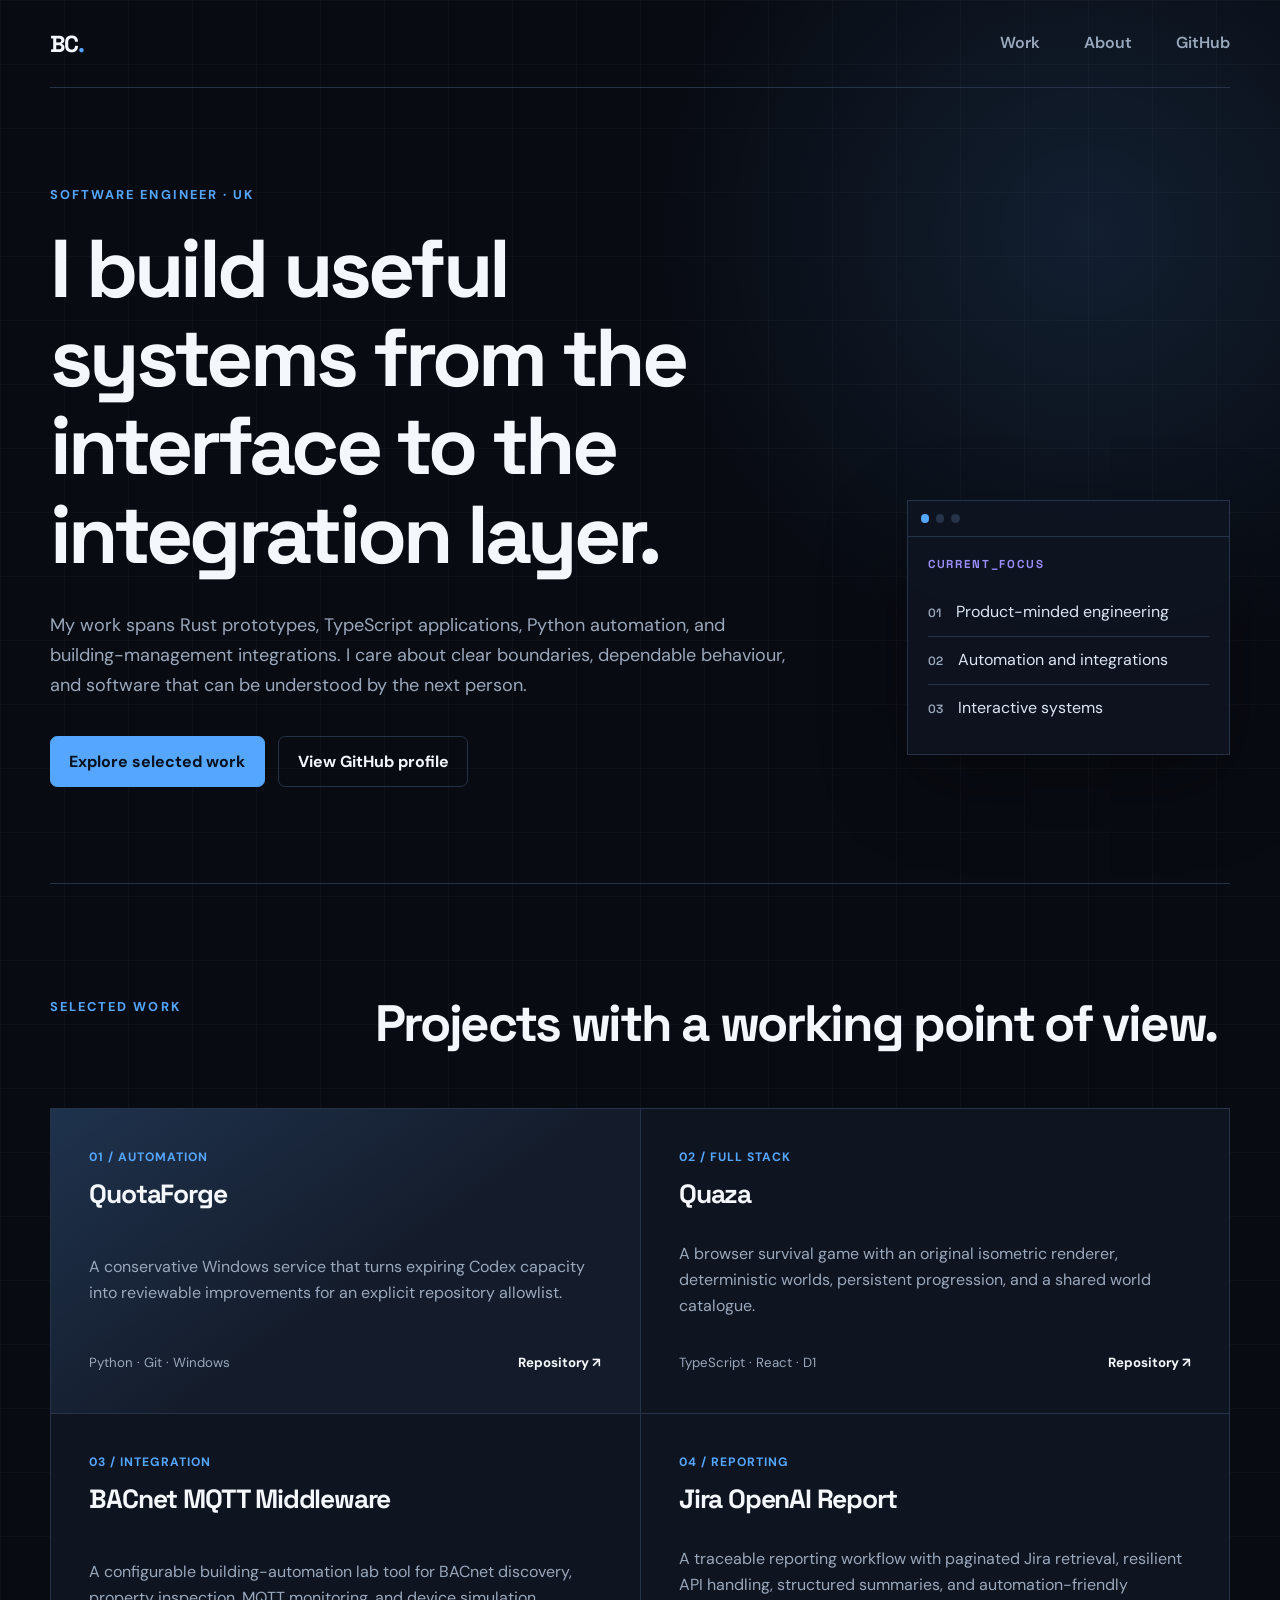
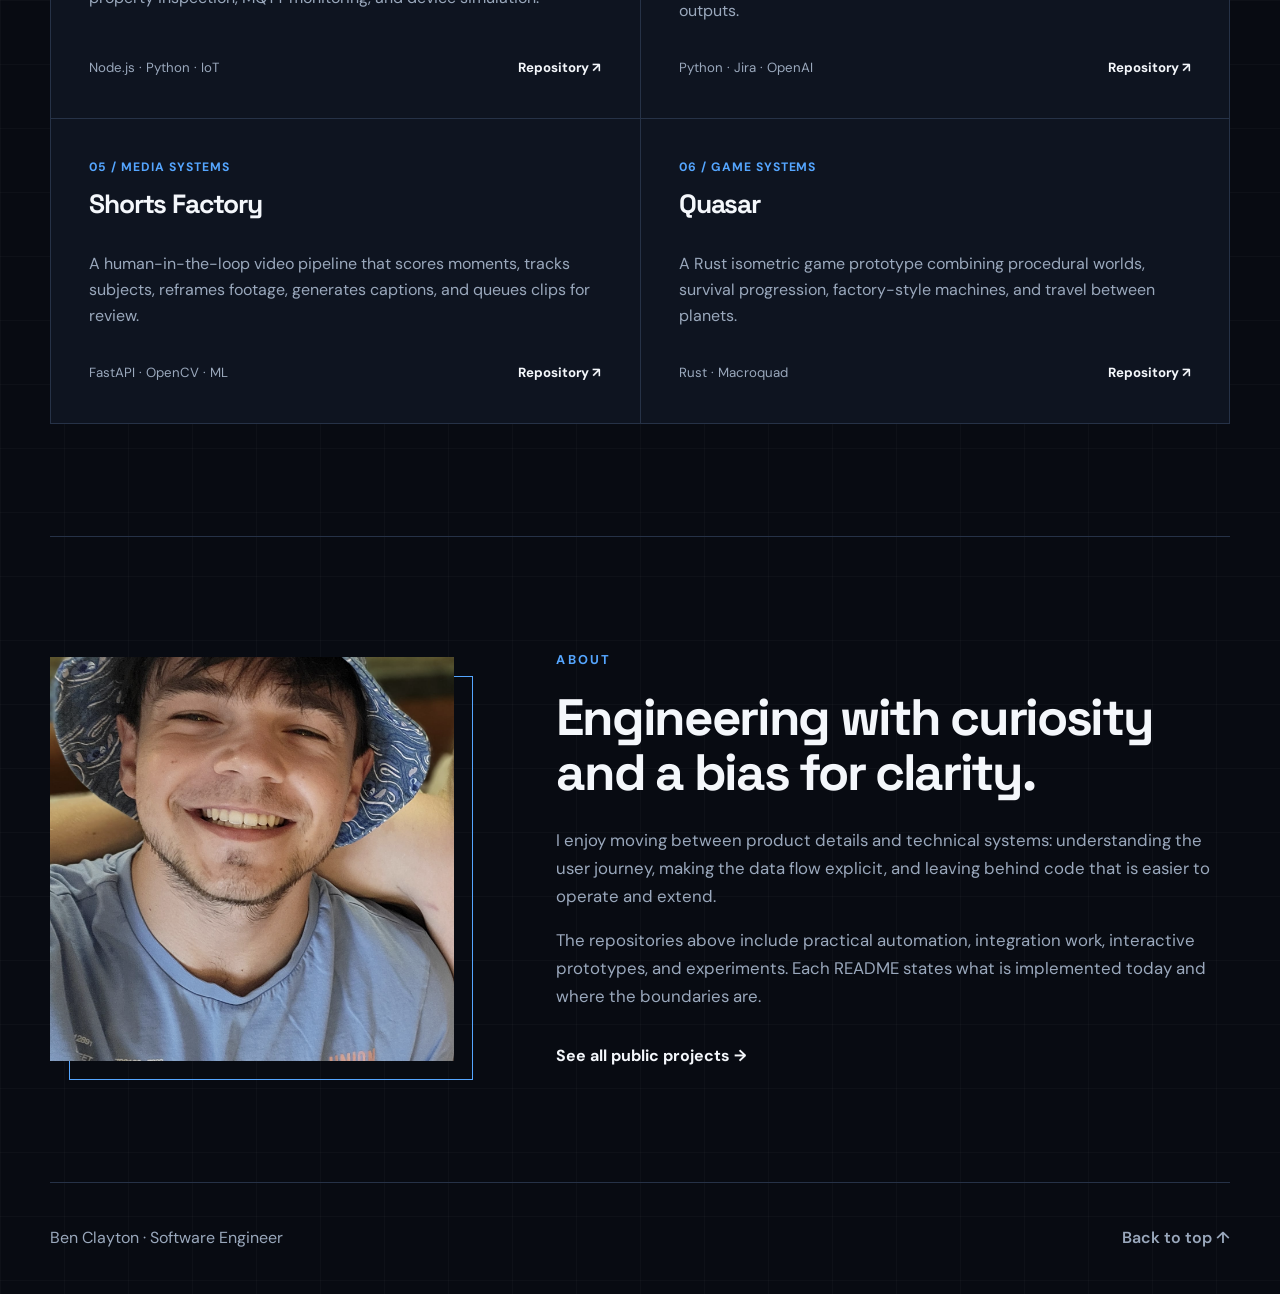
<file: index.html>
<!doctype html>
<html lang="en">
  <head>
    <meta charset="utf-8">
    <meta name="viewport" content="width=device-width, initial-scale=1">
    <meta name="description" content="Ben Clayton — software engineer building reliable tools, integrations, and interactive systems.">
    <title>Ben Clayton | Software Engineer</title>
    <link rel="preconnect" href="https://fonts.googleapis.com">
    <link rel="preconnect" href="https://fonts.gstatic.com" crossorigin>
    <link href="https://fonts.googleapis.com/css2?family=DM+Sans:wght@400;500;600;700&family=Space+Grotesk:wght@500;600;700&display=swap" rel="stylesheet">
    <link rel="stylesheet" href="global.css">
  </head>
  <body>
    <header class="site-header">
      <a class="brand" href="#top" aria-label="Ben Clayton, home">BC<span>.</span></a>
      <nav aria-label="Primary navigation">
        <a href="#work">Work</a>
        <a href="#about">About</a>
        <a href="https://github.com/BenMClayton">GitHub</a>
      </nav>
    </header>

    <main id="top">
      <section class="hero" aria-labelledby="hero-title">
        <div class="hero-copy">
          <p class="eyebrow">Software engineer · UK</p>
          <h1 id="hero-title">I build useful systems from the interface to the integration layer.</h1>
          <p class="intro">My work spans Rust prototypes, TypeScript applications, Python automation, and building-management integrations. I care about clear boundaries, dependable behaviour, and software that can be understood by the next person.</p>
          <div class="hero-actions">
            <a class="button button-primary" href="#work">Explore selected work</a>
            <a class="button button-secondary" href="https://github.com/BenMClayton">View GitHub profile</a>
          </div>
        </div>
        <div class="signal-card" aria-label="Current technical focus">
          <div class="signal-header"><span></span><span></span><span></span></div>
          <p class="signal-label">CURRENT_FOCUS</p>
          <ul>
            <li><span>01</span> Product-minded engineering</li>
            <li><span>02</span> Automation and integrations</li>
            <li><span>03</span> Interactive systems</li>
          </ul>
        </div>
      </section>

      <section class="work" id="work" aria-labelledby="work-title">
        <div class="section-heading">
          <p class="eyebrow">Selected work</p>
          <h2 id="work-title">Projects with a working point of view.</h2>
        </div>
        <div class="project-grid">
          <article class="project featured">
            <div><p class="project-number">01 / Automation</p><h3>QuotaForge</h3></div>
            <p>A conservative Windows service that turns expiring Codex capacity into reviewable improvements for an explicit repository allowlist.</p>
            <div class="project-footer"><span>Python · Git · Windows</span><a href="https://github.com/BenMClayton/quotaforge">Repository <span aria-hidden="true">↗</span></a></div>
          </article>
          <article class="project">
            <div><p class="project-number">02 / Full stack</p><h3>Quaza</h3></div>
            <p>A browser survival game with an original isometric renderer, deterministic worlds, persistent progression, and a shared world catalogue.</p>
            <div class="project-footer"><span>TypeScript · React · D1</span><a href="https://github.com/BenMClayton/quaza">Repository <span aria-hidden="true">↗</span></a></div>
          </article>
          <article class="project">
            <div><p class="project-number">03 / Integration</p><h3>BACnet MQTT Middleware</h3></div>
            <p>A configurable building-automation lab tool for BACnet discovery, property inspection, MQTT monitoring, and device simulation.</p>
            <div class="project-footer"><span>Node.js · Python · IoT</span><a href="https://github.com/BenMClayton/bacnet-mqtt-middleware">Repository <span aria-hidden="true">↗</span></a></div>
          </article>
          <article class="project">
            <div><p class="project-number">04 / Reporting</p><h3>Jira OpenAI Report</h3></div>
            <p>A traceable reporting workflow with paginated Jira retrieval, resilient API handling, structured summaries, and automation-friendly outputs.</p>
            <div class="project-footer"><span>Python · Jira · OpenAI</span><a href="https://github.com/BenMClayton/Jira-Chatgpt-Integration">Repository <span aria-hidden="true">↗</span></a></div>
          </article>
          <article class="project">
            <div><p class="project-number">05 / Media systems</p><h3>Shorts Factory</h3></div>
            <p>A human-in-the-loop video pipeline that scores moments, tracks subjects, reframes footage, generates captions, and queues clips for review.</p>
            <div class="project-footer"><span>FastAPI · OpenCV · ML</span><a href="https://github.com/BenMClayton/youtube-shorts-bot">Repository <span aria-hidden="true">↗</span></a></div>
          </article>
          <article class="project">
            <div><p class="project-number">06 / Game systems</p><h3>Quasar</h3></div>
            <p>A Rust isometric game prototype combining procedural worlds, survival progression, factory-style machines, and travel between planets.</p>
            <div class="project-footer"><span>Rust · Macroquad</span><a href="https://github.com/BenMClayton/Quasar">Repository <span aria-hidden="true">↗</span></a></div>
          </article>
        </div>
      </section>

      <section class="about" id="about" aria-labelledby="about-title">
        <div class="portrait-wrap"><img src="assets/img/me.jpg" alt="Ben Clayton" width="640" height="640"></div>
        <div>
          <p class="eyebrow">About</p>
          <h2 id="about-title">Engineering with curiosity and a bias for clarity.</h2>
          <p>I enjoy moving between product details and technical systems: understanding the user journey, making the data flow explicit, and leaving behind code that is easier to operate and extend.</p>
          <p>The repositories above include practical automation, integration work, interactive prototypes, and experiments. Each README states what is implemented today and where the boundaries are.</p>
          <a class="text-link" href="https://github.com/BenMClayton">See all public projects <span aria-hidden="true">→</span></a>
        </div>
      </section>
    </main>

    <footer>
      <p>Ben Clayton · Software Engineer</p>
      <a href="#top">Back to top ↑</a>
    </footer>
  </body>
</html>
</file>
<file: global.css>
:root {
  color-scheme: dark;
  --bg: #080b12;
  --panel: #0e1420;
  --panel-strong: #141c2b;
  --text: #f4f7fb;
  --muted: #9aa8bc;
  --line: #263247;
  --blue: #55a6ff;
  --violet: #9b8cff;
  --max: 1180px;
}

* { box-sizing: border-box; }
html { scroll-behavior: smooth; }
body {
  margin: 0;
  background:
    radial-gradient(circle at 85% 8%, rgba(85, 166, 255, .13), transparent 27rem),
    linear-gradient(rgba(255,255,255,.025) 1px, transparent 1px),
    linear-gradient(90deg, rgba(255,255,255,.025) 1px, transparent 1px),
    var(--bg);
  background-size: auto, 4rem 4rem, 4rem 4rem, auto;
  color: var(--text);
  font: 400 1rem/1.65 "DM Sans", sans-serif;
}

a { color: inherit; }
.site-header, main, footer { width: min(var(--max), calc(100% - 3rem)); margin-inline: auto; }
.site-header { min-height: 5.5rem; display: flex; align-items: center; justify-content: space-between; border-bottom: 1px solid var(--line); }
.brand { font: 700 1.45rem "Space Grotesk", sans-serif; text-decoration: none; letter-spacing: -.04em; }
.brand span { color: var(--blue); }
nav { display: flex; gap: clamp(1.25rem, 4vw, 2.75rem); }
nav a, footer a { color: var(--muted); font-weight: 600; text-decoration: none; }
nav a:hover, nav a:focus-visible, footer a:hover { color: var(--text); }

.hero { min-height: 41rem; display: grid; grid-template-columns: minmax(0, 1.4fr) minmax(17rem, .6fr); gap: clamp(3rem, 8vw, 7rem); align-items: center; padding: 6rem 0; }
.eyebrow { margin: 0 0 1.25rem; color: var(--blue); font-size: .8rem; font-weight: 700; letter-spacing: .16em; text-transform: uppercase; }
h1, h2, h3 { margin: 0; font-family: "Space Grotesk", sans-serif; line-height: 1.08; letter-spacing: -.045em; }
h1 { max-width: 850px; font-size: clamp(3rem, 6.4vw, 5.85rem); }
h2 { font-size: clamp(2.15rem, 4vw, 3.7rem); }
h3 { font-size: 1.65rem; }
.intro { max-width: 740px; margin: 2rem 0 0; color: var(--muted); font-size: 1.13rem; }
.hero-actions { display: flex; flex-wrap: wrap; gap: .85rem; margin-top: 2.25rem; }
.button { display: inline-flex; align-items: center; min-height: 3rem; padding: .7rem 1.15rem; border: 1px solid var(--line); border-radius: .45rem; font-weight: 700; text-decoration: none; }
.button-primary { border-color: var(--blue); background: var(--blue); color: #06101e; }
.button-primary:hover { background: #82bdff; }
.button-secondary:hover { border-color: var(--muted); background: var(--panel); }

.signal-card { align-self: end; margin-bottom: 2rem; border: 1px solid var(--line); background: rgba(14,20,32,.88); box-shadow: 0 28px 80px rgba(0,0,0,.3); }
.signal-header { display: flex; gap: .4rem; padding: .8rem; border-bottom: 1px solid var(--line); }
.signal-header span { width: .55rem; height: .55rem; border-radius: 50%; background: var(--line); }
.signal-header span:first-child { background: var(--blue); }
.signal-label { margin: 1.25rem 1.25rem .5rem; color: var(--violet); font: 700 .72rem "Space Grotesk", sans-serif; letter-spacing: .16em; }
.signal-card ul { margin: 0; padding: .6rem 1.25rem 1.4rem; list-style: none; }
.signal-card li { padding: .65rem 0; border-bottom: 1px solid var(--line); color: #dce5f2; }
.signal-card li:last-child { border: 0; }
.signal-card li span { margin-right: .7rem; color: var(--muted); font: 600 .75rem "Space Grotesk", sans-serif; }

.work { padding: 7rem 0; border-top: 1px solid var(--line); }
.section-heading { display: grid; grid-template-columns: .55fr 1.45fr; margin-bottom: 3.5rem; }
.project-grid { display: grid; grid-template-columns: repeat(2, minmax(0, 1fr)); gap: 1px; padding: 1px; background: var(--line); }
.project { min-height: 19rem; display: flex; flex-direction: column; justify-content: space-between; gap: 2rem; padding: clamp(1.5rem, 4vw, 2.4rem); background: var(--panel); }
.project.featured { background: linear-gradient(145deg, rgba(85,166,255,.16), transparent 55%), var(--panel-strong); }
.project-number { margin: 0 0 .8rem; color: var(--blue); font-size: .76rem; font-weight: 700; letter-spacing: .08em; text-transform: uppercase; }
.project > p { margin: 0; color: var(--muted); }
.project-footer { display: flex; justify-content: space-between; gap: 1rem; align-items: end; font-size: .83rem; }
.project-footer > span { color: var(--muted); }
.project-footer a, .text-link { color: var(--text); font-weight: 700; text-decoration: none; }
.project-footer a:hover, .text-link:hover { color: var(--blue); }

.about { display: grid; grid-template-columns: .75fr 1.25fr; gap: clamp(3rem, 8vw, 7rem); align-items: center; padding: 7rem 0; border-top: 1px solid var(--line); }
.portrait-wrap { position: relative; max-width: 28rem; }
.portrait-wrap::before { content: ""; position: absolute; inset: 1.2rem -1.2rem -1.2rem 1.2rem; border: 1px solid var(--blue); z-index: -1; }
.portrait-wrap img { display: block; width: 100%; height: auto; aspect-ratio: 1; object-fit: cover; filter: saturate(.75) contrast(1.05); }
.about p:not(.eyebrow) { color: var(--muted); font-size: 1.05rem; }
.about h2 { margin-bottom: 1.7rem; }
.text-link { display: inline-block; margin-top: 1rem; }

footer { min-height: 7rem; display: flex; align-items: center; justify-content: space-between; border-top: 1px solid var(--line); color: var(--muted); }

@media (max-width: 760px) {
  .site-header, main, footer { width: min(100% - 2rem, var(--max)); }
  .hero, .about { grid-template-columns: 1fr; }
  .hero { min-height: auto; padding: 4.5rem 0; }
  .signal-card { align-self: auto; margin: 0; }
  .section-heading { grid-template-columns: 1fr; }
  .project-grid { grid-template-columns: 1fr; }
  .about { padding: 5rem 0; }
}

@media (prefers-reduced-motion: reduce) {
  html { scroll-behavior: auto; }
}
</file>
